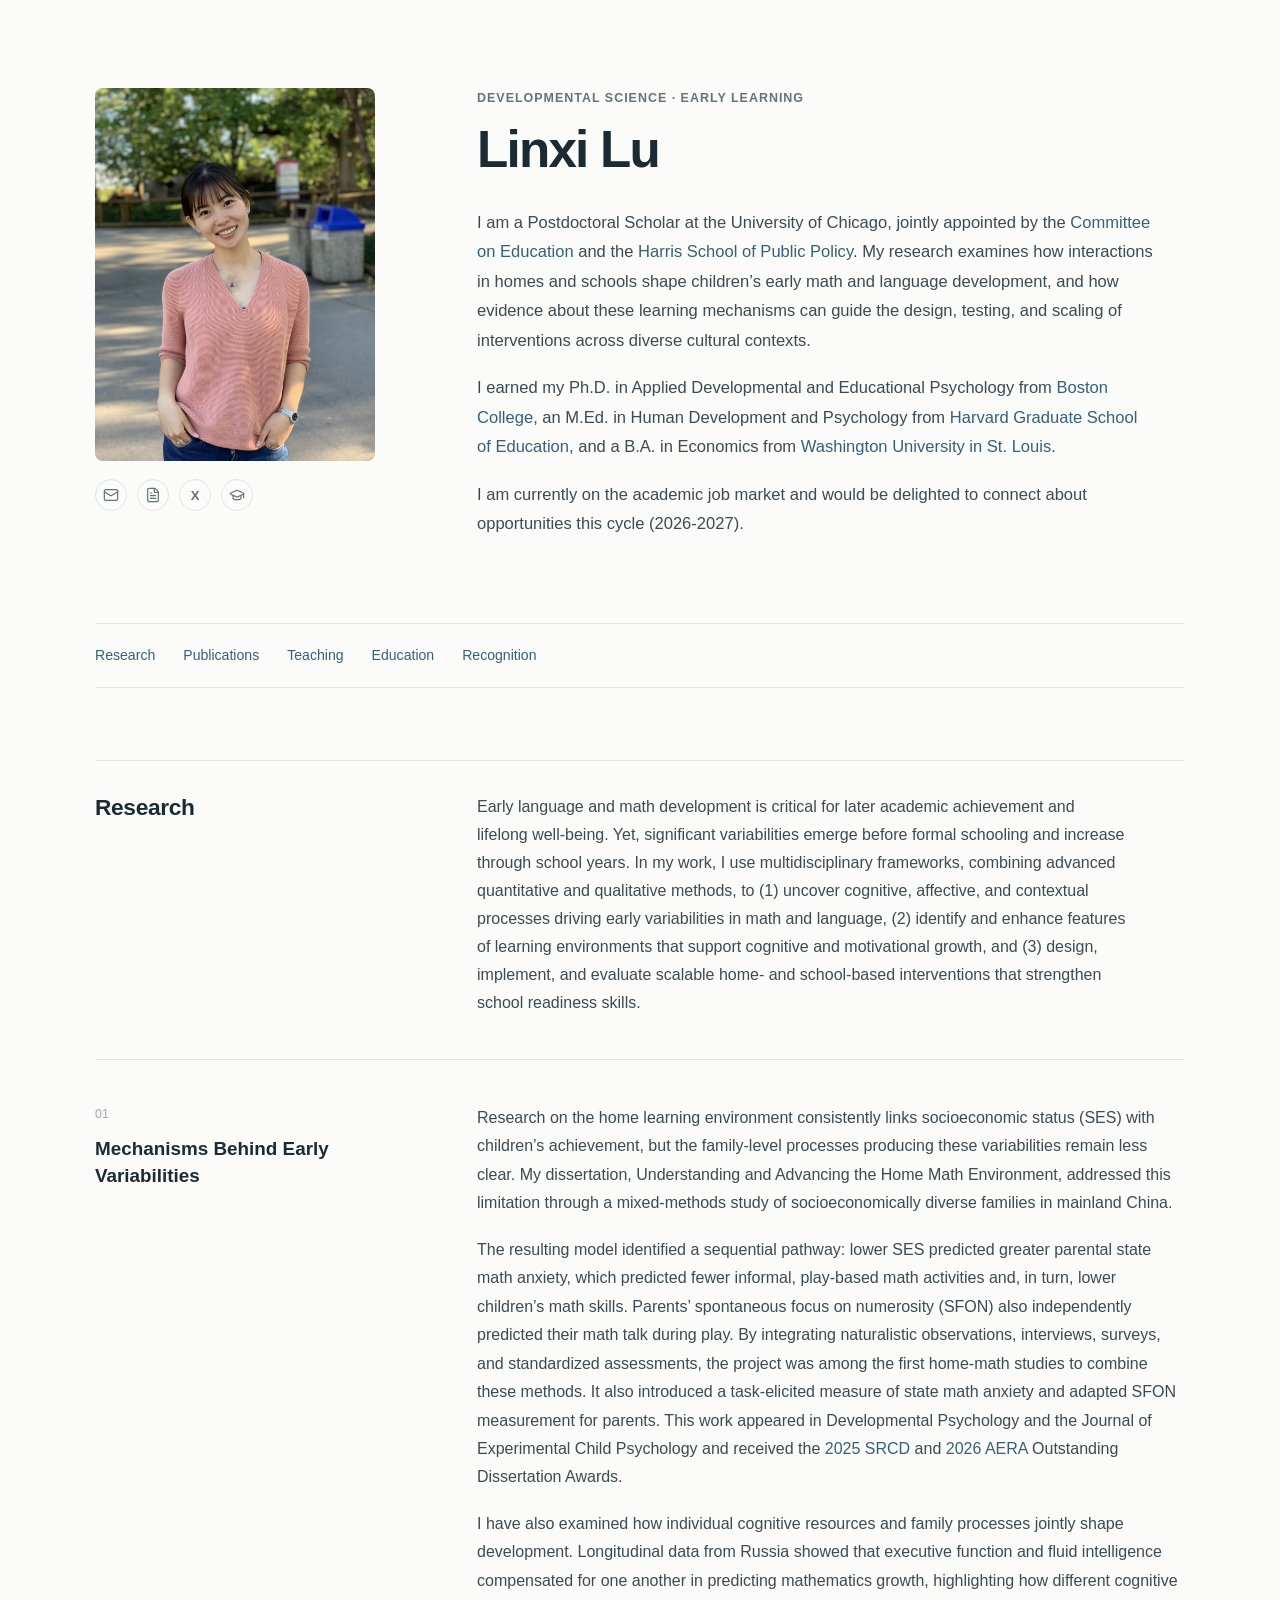
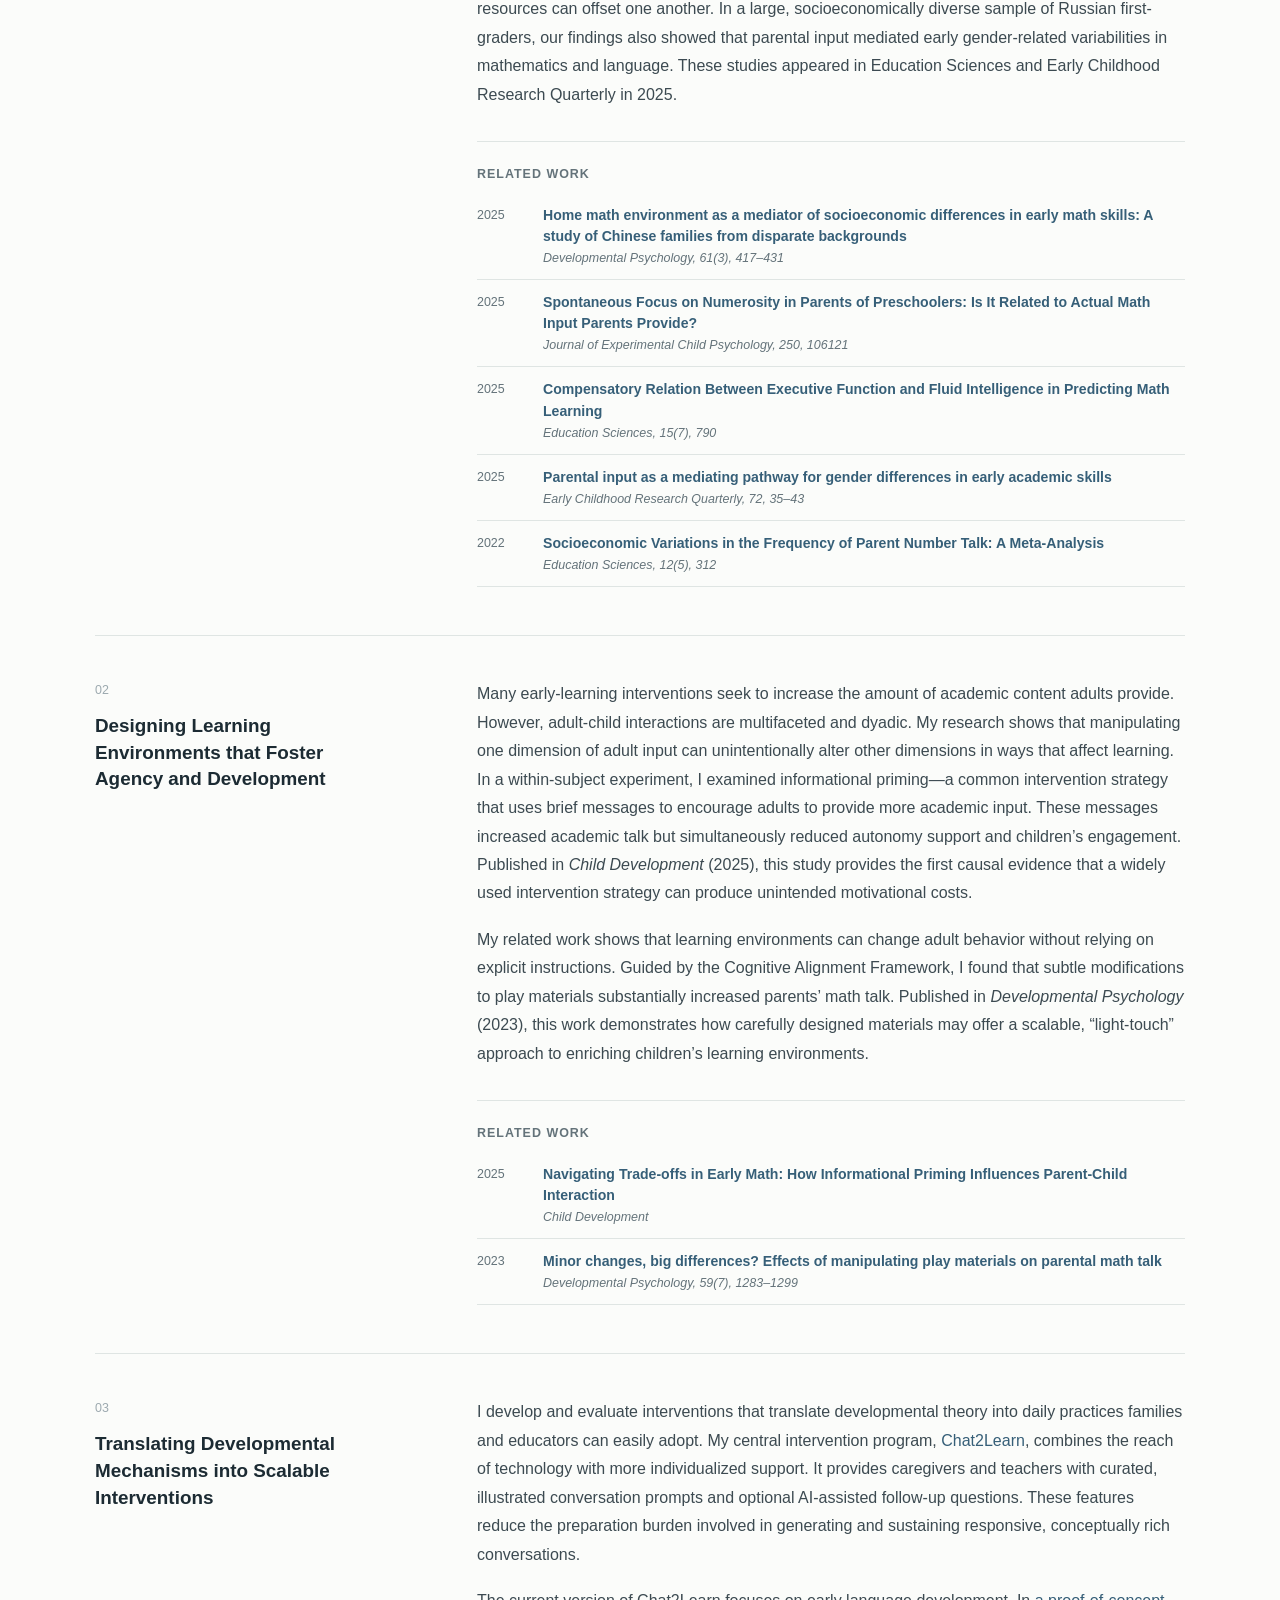
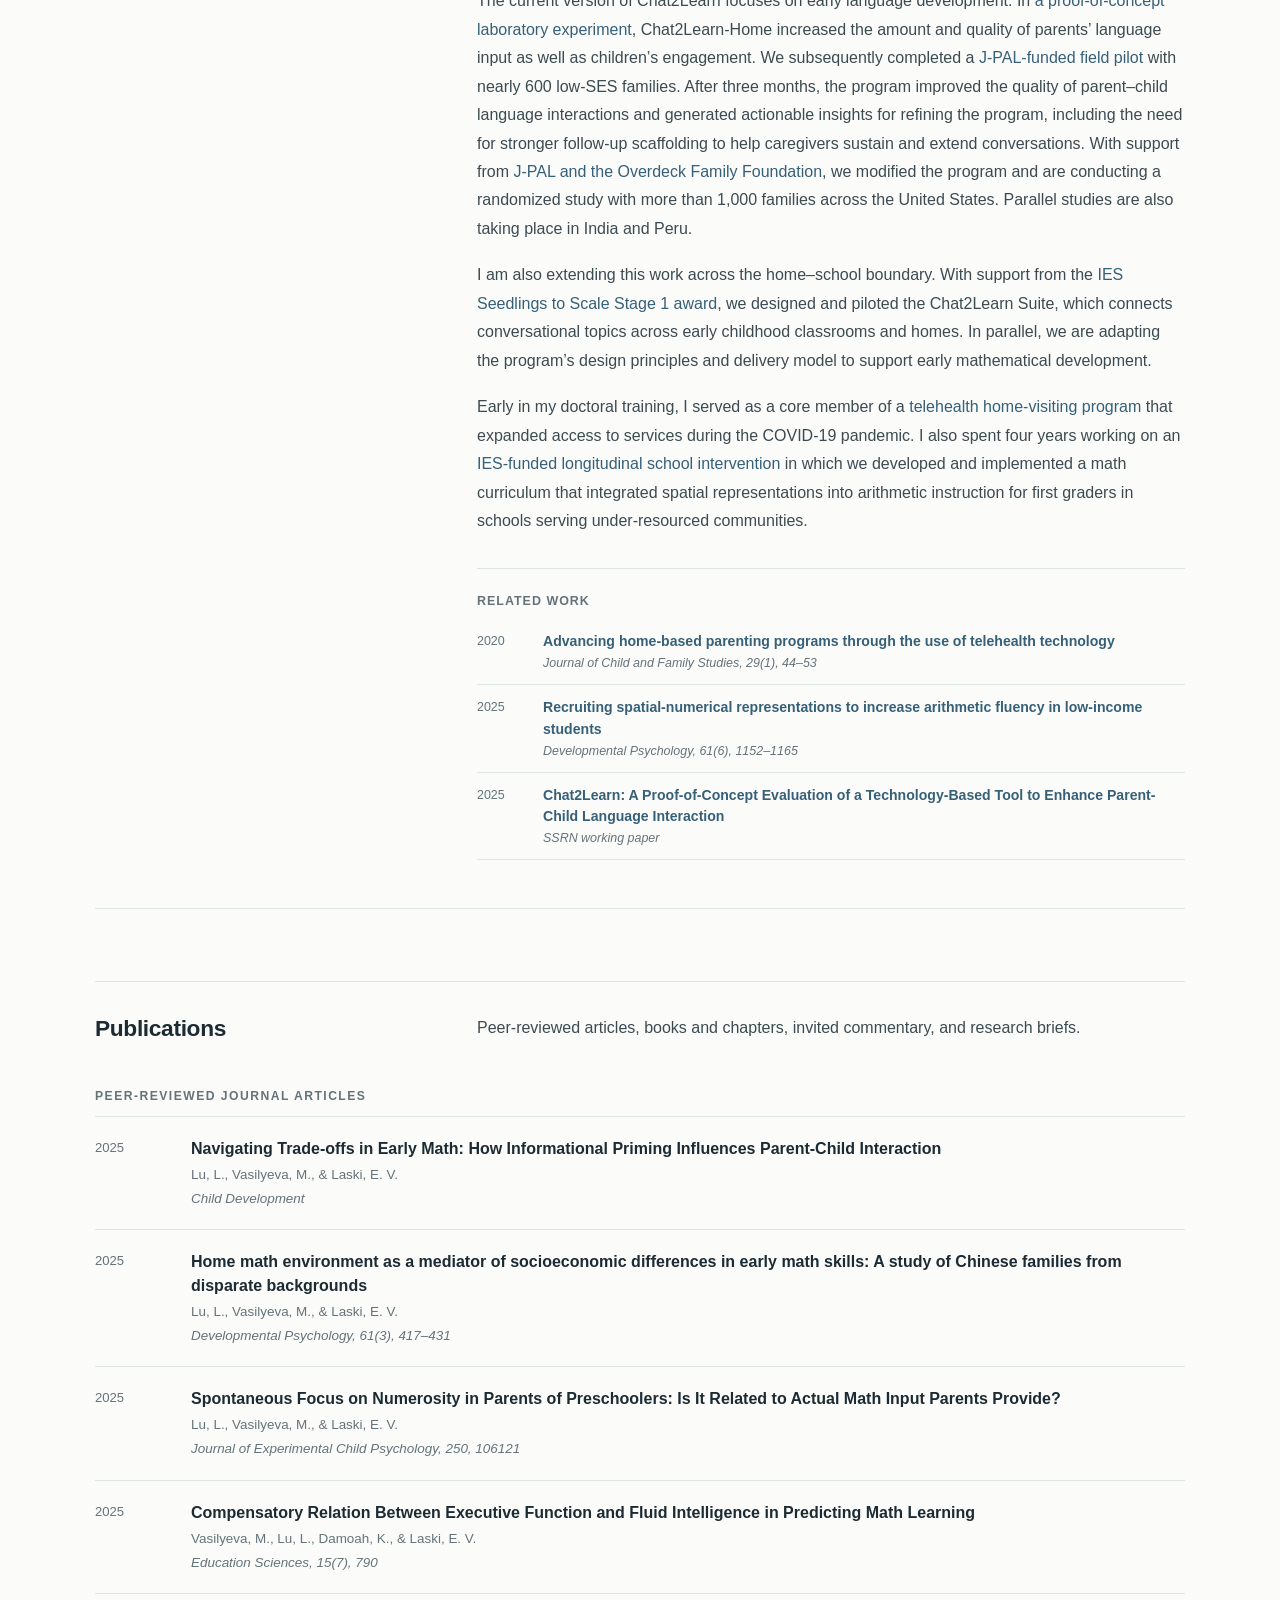
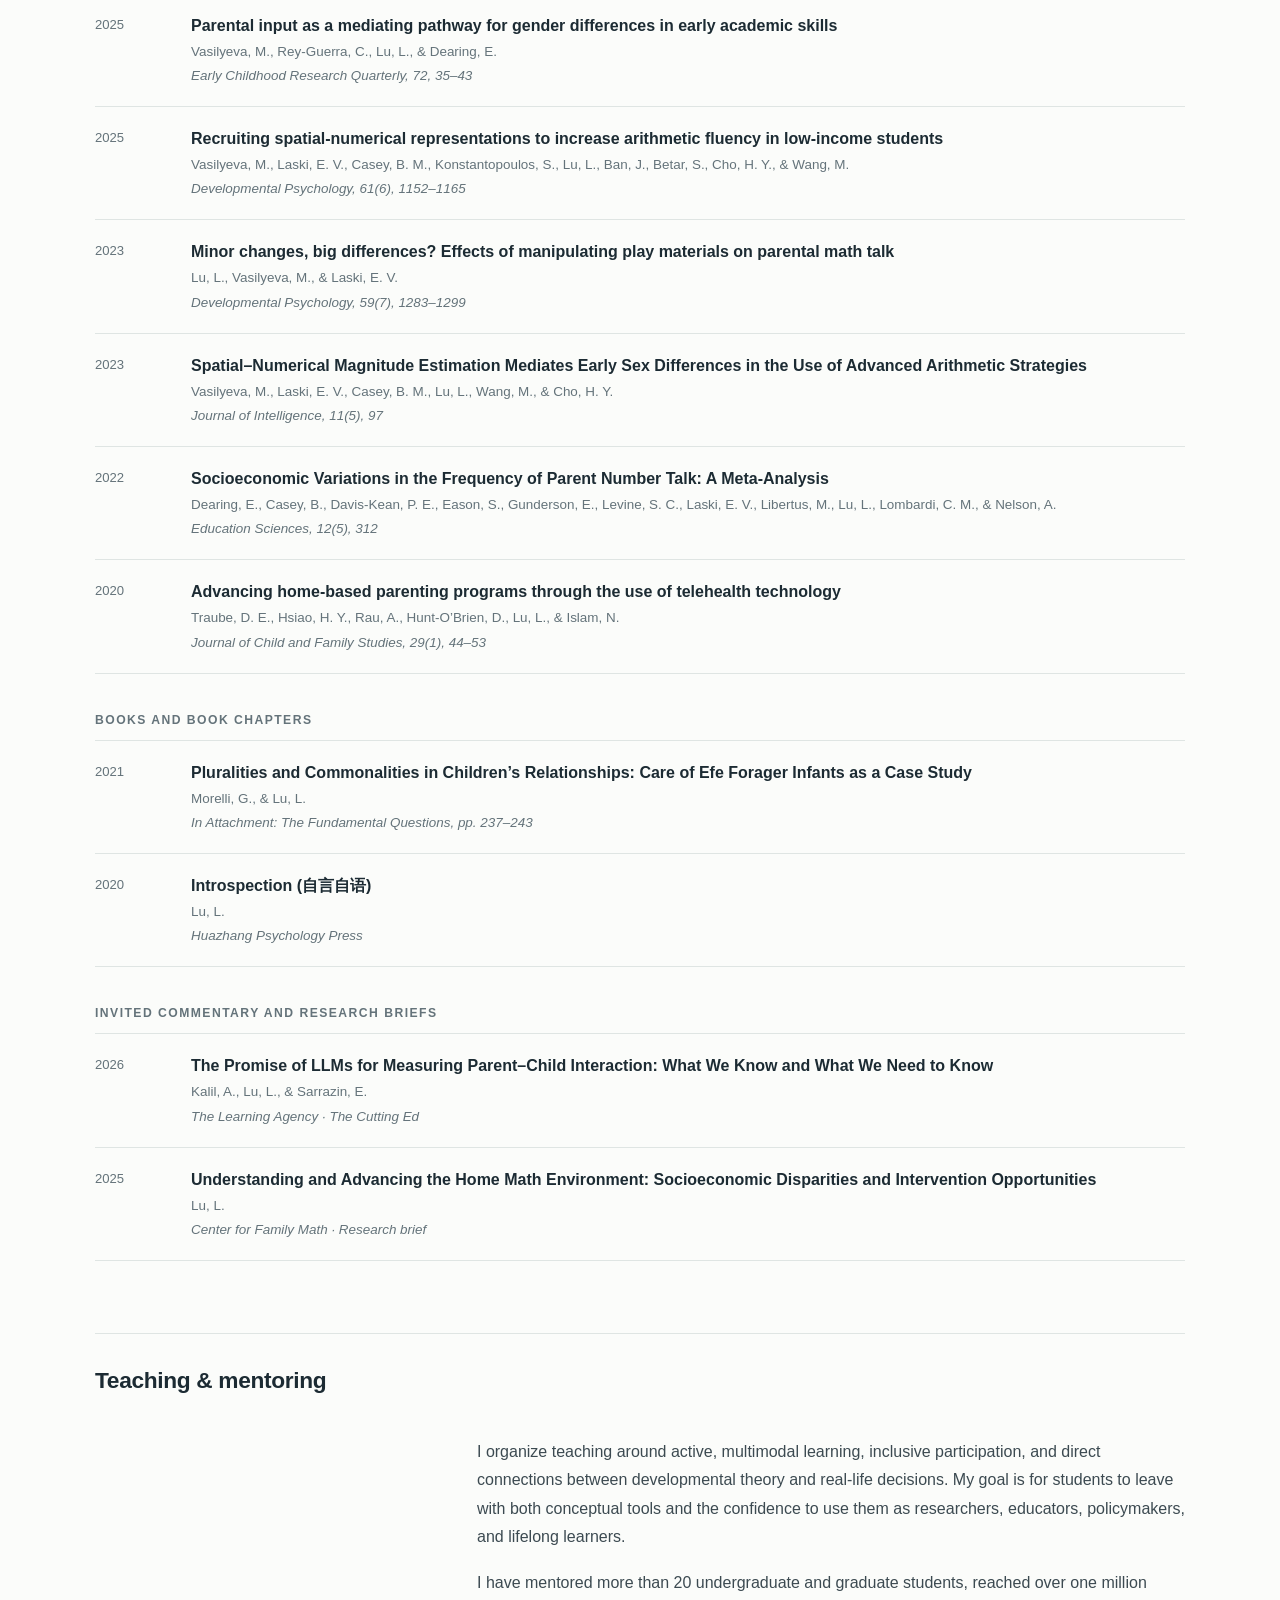
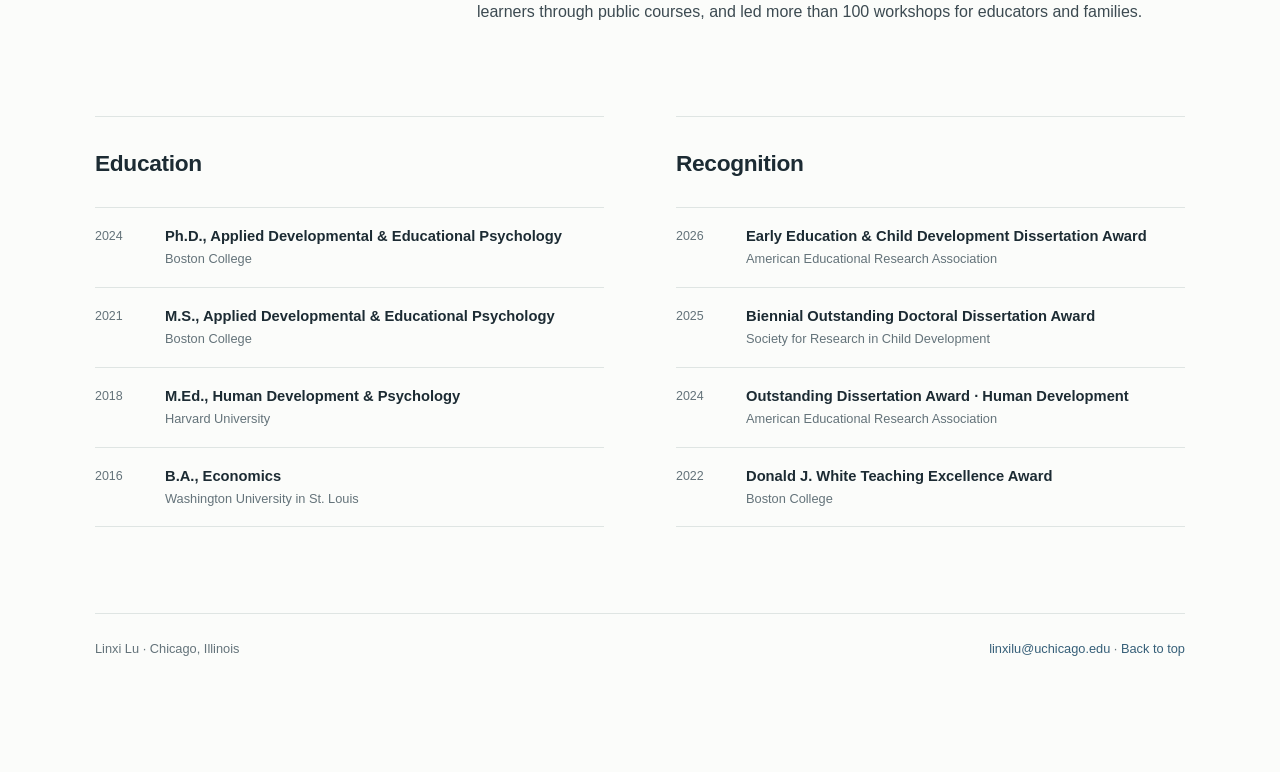
<file: index.html>
<!doctype html>
<html lang="en">
  <head>
    <meta charset="UTF-8" />
    <meta name="viewport" content="width=device-width, initial-scale=1.0" />
    <meta
      name="description"
      content="Linxi Lu studies early math and language development, adult-child interaction, and scalable learning interventions."
    />
    <meta property="og:title" content="Linxi Lu | Developmental Scientist" />
    <meta
      property="og:description"
      content="Early learning, family interaction, and scalable intervention."
    />
    <meta property="og:type" content="website" />
    <meta property="og:url" content="https://linxi-lu.github.io" />
    <meta property="og:image" content="https://linxi-lu.github.io/og.png" />
    <meta name="twitter:card" content="summary_large_image" />
    <meta name="twitter:title" content="Linxi Lu | Developmental Scientist" />
    <meta
      name="twitter:description"
      content="Early learning, family interaction, and scalable intervention."
    />
    <meta name="twitter:image" content="https://linxi-lu.github.io/og.png" />
    <link rel="icon" href="/favicon.svg" type="image/svg+xml" />
    <title>Linxi Lu | Developmental Scientist</title>
    <script type="module" crossorigin src="/assets/index-CJVymn8w.js"></script>
    <link rel="stylesheet" crossorigin href="/assets/index-Di8XHJJl.css">
  </head>
  <body>
    <div id="root"></div>
  </body>
</html>
</file>
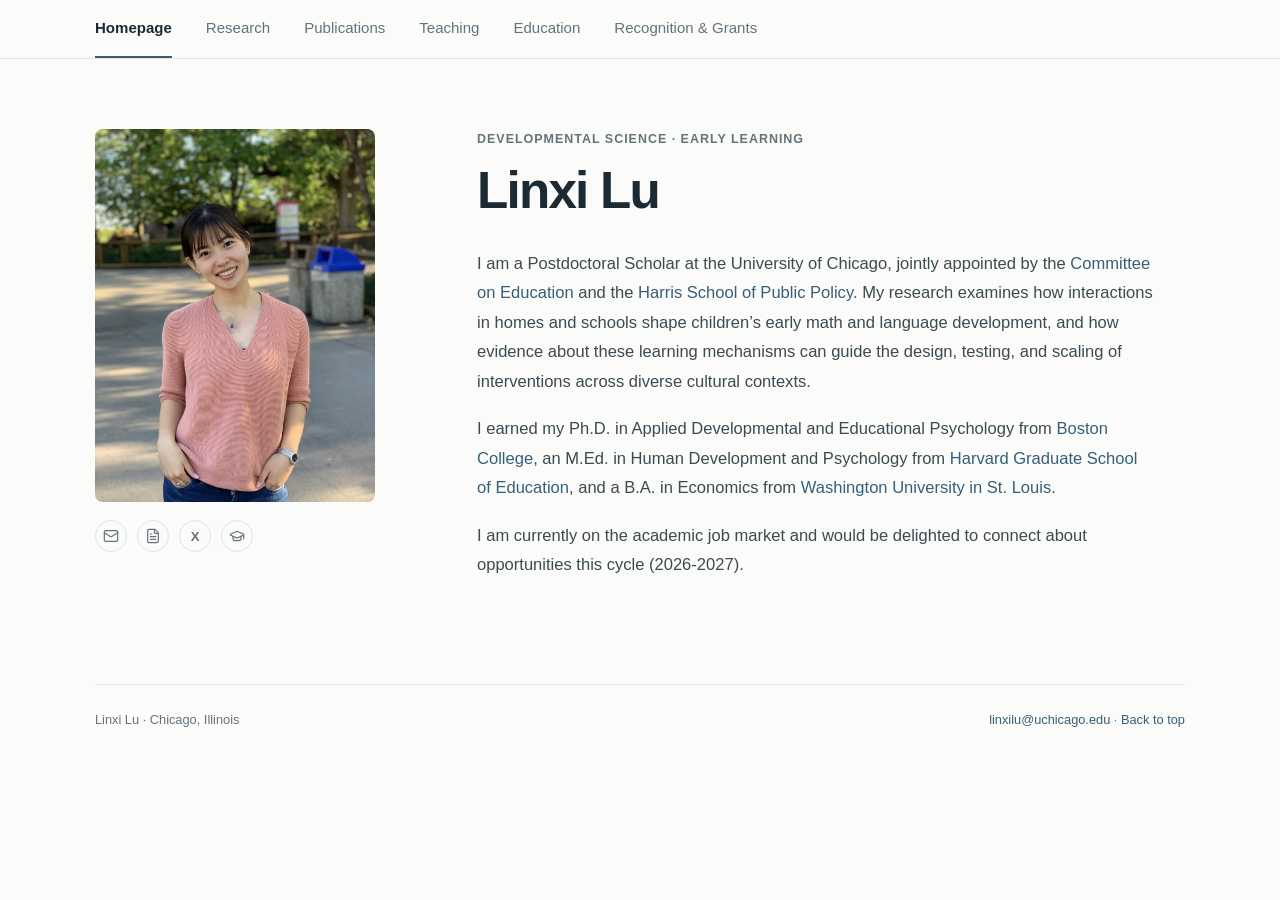
<file: education/index.html>
<!doctype html>
<html lang="en">
  <head>
    <meta charset="UTF-8" />
    <meta name="viewport" content="width=device-width, initial-scale=1.0" />
    <meta
      name="description"
      content="Linxi Lu studies early math and language development, adult-child interaction, and scalable learning interventions."
    />
    <meta property="og:title" content="Linxi Lu | Developmental Scientist" />
    <meta
      property="og:description"
      content="Early learning, family interaction, and scalable intervention."
    />
    <meta property="og:type" content="website" />
    <meta property="og:url" content="https://linxi-lu.github.io" />
    <meta property="og:image" content="https://linxi-lu.github.io/og.png" />
    <meta name="twitter:card" content="summary_large_image" />
    <meta name="twitter:title" content="Linxi Lu | Developmental Scientist" />
    <meta
      name="twitter:description"
      content="Early learning, family interaction, and scalable intervention."
    />
    <meta name="twitter:image" content="https://linxi-lu.github.io/og.png" />
    <link rel="icon" href="/favicon.svg" type="image/svg+xml" />
    <title>Linxi Lu | Developmental Scientist</title>
    <script type="module" crossorigin src="/assets/index-Cn5TnOHM.js"></script>
    <link rel="stylesheet" crossorigin href="/assets/index-DnWNGkAa.css">
  </head>
  <body>
    <div id="root"></div>
  </body>
</html>
</file>
